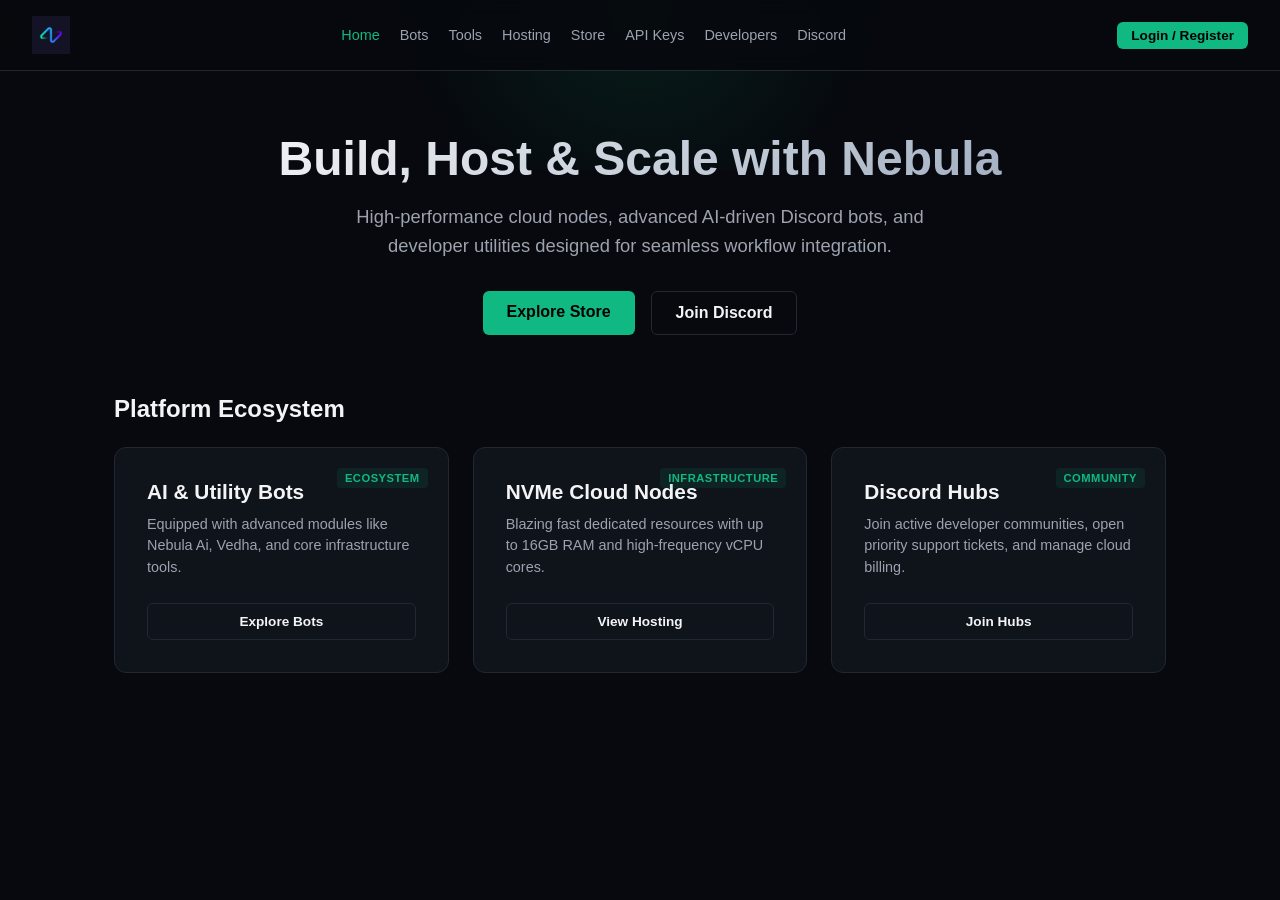
<file: index.html>
<!DOCTYPE html>
<html lang="en">
<head>
    <meta charset="UTF-8">
    <meta name="viewport" content="width=device-width, initial-scale=1.0">
    <title>Home — Nebula</title>
    <link rel="stylesheet" href="style.css">
</head>
<body>
    <div class="bg-glow"></div>
    <header class="navbar">
        <div class="nav-left">
            <a href="index.html" class="logo"><img src="nebula.png" alt="Nebula Logo"></a>
        </div>
        <nav class="nav-center">
            <a href="index.html" class="nav-tab active">Home</a>
            <a href="bots.html" class="nav-tab">Bots</a>
            <a href="tools.html" class="nav-tab">Tools</a>
            <a href="hosting.html" class="nav-tab">Hosting</a>
            <a href="store.html" class="nav-tab">Store</a>
            <a href="api-keys.html" class="nav-tab">API Keys</a>
            <a href="dev.html" class="nav-tab">Developers</a>
            <a href="discord.html" class="nav-tab">Discord</a>
        </nav>
        <div class="nav-right" id="nav-auth-buttons"></div>
    </header>

    <main style="max-width: 1100px; margin: 60px auto; padding: 0 24px;">
        <!-- Hero Section -->
        <div style="text-align: center; margin-bottom: 60px;">
            <h1 style="font-size: 3rem; font-weight: 800; margin-bottom: 16px; background: linear-gradient(135deg, #fff, #94a3b8); -webkit-background-clip: text; -webkit-text-fill-color: transparent;">Build, Host & Scale with Nebula</h1>
            <p style="color: var(--text-muted); font-size: 1.15rem; max-width: 650px; margin: 0 auto 30px; line-height: 1.6;">High-performance cloud nodes, advanced AI-driven Discord bots, and developer utilities designed for seamless workflow integration.</p>
            <div style="display: flex; justify-content: center; gap: 16px;">
                <a href="store.html" class="btn-green" style="padding: 12px 24px; text-decoration:none; font-weight: 600;">Explore Store</a>
                <a href="discord.html" class="btn-outline" style="padding: 12px 24px; text-decoration:none; font-weight: 600;">Join Discord</a>
            </div>
        </div>

        <!-- Ecosystem Grid (Loaded from data.json) -->
        <h2 style="font-size: 1.5rem; margin-bottom: 24px; font-weight: 700;">Platform Ecosystem</h2>
        <div id="home-ecosystem-grid" style="display: grid; grid-template-columns: repeat(auto-fit, minmax(300px, 1fr)); gap: 24px; margin-bottom: 60px;"></div>
    </main>

    <script>
        async function loadHomeData() {
            try {
                const response = await fetch('data.json');
                const data = await response.json();
                const grid = document.getElementById('home-ecosystem-grid');
                grid.innerHTML = '';

                // If data.json has ecosystem/bots sections
                const items = data.ecosystem || [
                    { title: "AI & Utility Bots", badge: "ECOSYSTEM", description: "Equipped with advanced modules like Nebula Ai, Code Studio, and Vedha audio systems.", link: "bots.html", linkText: "Explore Bots" },
                    { title: "NVMe Cloud Nodes", badge: "INFRASTRUCTURE", description: "Blazing fast dedicated resources with up to 16GB RAM and high-frequency vCPU cores.", link: "hosting.html", linkText: "View Hosting" },
                    { title: "Discord Hubs", badge: "COMMUNITY", description: "Join active developer communities, open priority support tickets, and manage cloud billing.", link: "discord.html", linkText: "Join Hubs" }
                ];

                items.forEach(item => {
                    grid.innerHTML += `
                        <div class="card" style="padding: 32px; display: flex; flex-direction: column; justify-content: space-between;">
                            <div>
                                <span class="card-badge">${item.badge}</span>
                                <h3 style="font-size: 1.3rem; margin-bottom: 10px;">${item.title}</h3>
                                <p style="color: var(--text-muted); font-size: 0.9rem; margin-bottom: 24px; line-height: 1.5;">${item.description}</p>
                            </div>
                            <a href="${item.link}" class="btn-outline" style="text-align: center; text-decoration: none; padding: 10px; font-size: 0.85rem; font-weight: 600;">${item.linkText || 'Open'}</a>
                        </div>
                    `;
                });
            } catch (err) {
                console.error("Could not load data.json", err);
            }

            const session = JSON.parse(localStorage.getItem('nebula_session'));
            document.getElementById('nav-auth-buttons').innerHTML = session ? 
                `<button onclick="localStorage.removeItem('nebula_session'); window.location.reload();" class="btn-outline" style="font-size:0.85rem; padding:6px 14px;">Logout</button>` :
                `<a href="index.html" class="btn-green" style="font-size:0.85rem; padding:6px 14px; text-decoration:none;">Login / Register</a>`;
        }

        loadHomeData();
    </script>
</body>
</html>
</file>
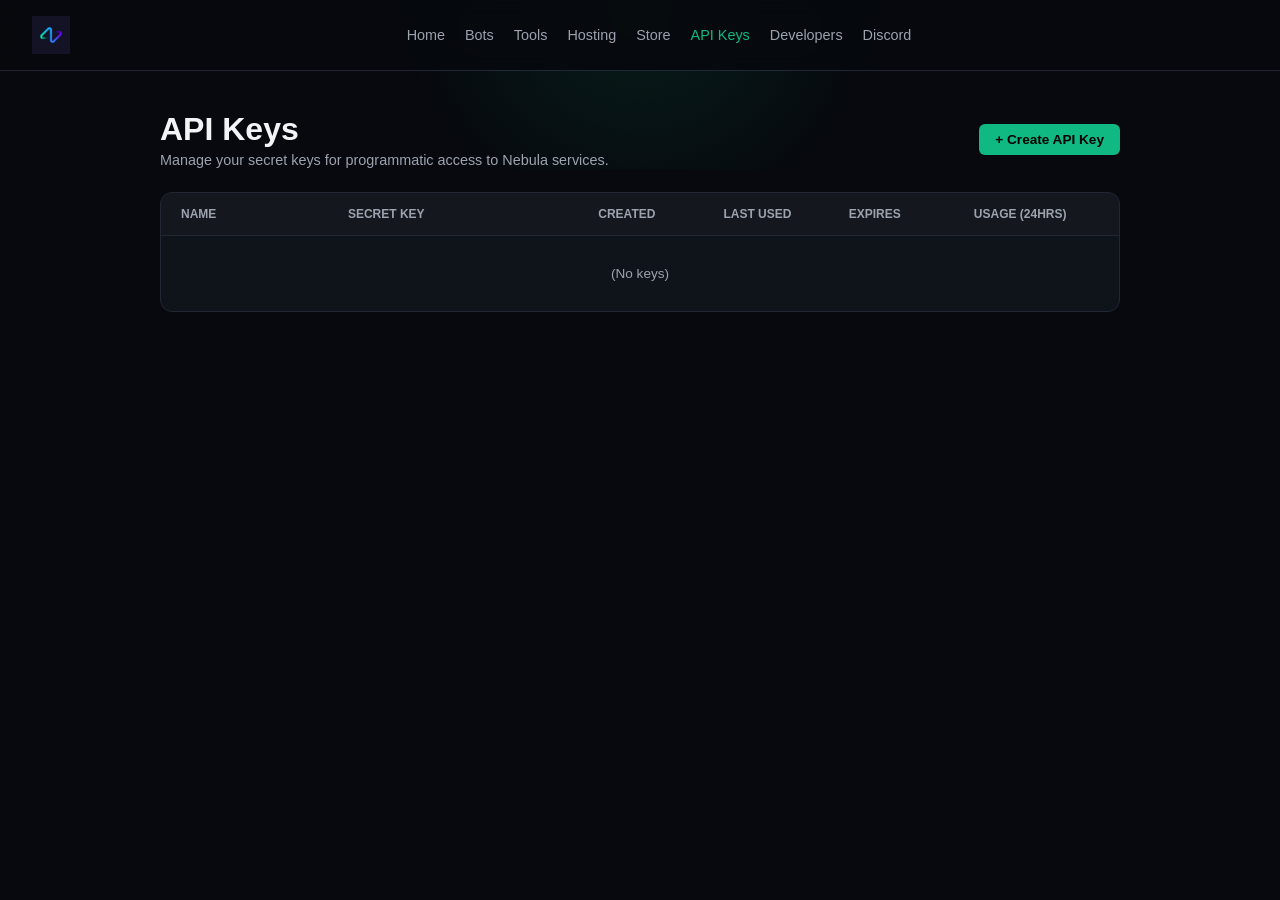
<file: api-keys.html>
<!DOCTYPE html>
<html lang="en">
<head>
    <meta charset="UTF-8">
    <meta name="viewport" content="width=device-width, initial-scale=1.0">
    <title>API Keys — Nebula</title>
    <link rel="stylesheet" href="style.css">
</head>
<body>
    <div class="bg-glow"></div>
    <header class="navbar">
        <div class="nav-left">
            <a href="index.html" class="logo"><img src="nebula.png" alt="Nebula Logo"></a>
        </div>
        <nav class="nav-center">
            <a href="index.html" class="nav-tab">Home</a>
            <a href="bots.html" class="nav-tab">Bots</a>
            <a href="tools.html" class="nav-tab">Tools</a>
            <a href="hosting.html" class="nav-tab">Hosting</a>
            <a href="store.html" class="nav-tab">Store</a>
            <a href="api-keys.html" class="nav-tab active">API Keys</a>
            <a href="dev.html" class="nav-tab">Developers</a>
            <a href="discord.html" class="nav-tab">Discord</a>
        </nav>
        <div class="nav-right" id="nav-auth-buttons"></div>
    </header>

    <main style="max-width: 1000px; margin: 40px auto; padding: 0 20px;">
        <div style="display: flex; justify-content: space-between; align-items: center; margin-bottom: 24px;">
            <div>
                <h1 style="font-size: 2rem; margin-bottom: 4px;">API Keys</h1>
                <p style="color: var(--text-muted); font-size: 0.9rem;">Manage your secret keys for programmatic access to Nebula services.</p>
            </div>
            <button onclick="openCreateModal()" class="btn-green" style="font-size: 0.85rem;">+ Create API Key</button>
        </div>

        <div class="card" style="padding: 0; overflow: hidden;">
            <div style="display: grid; grid-template-columns: 2fr 3fr 1.5fr 1.5fr 1.5fr 1.5fr; padding: 14px 20px; background: rgba(255,255,255,0.02); border-bottom: 1px solid var(--border-color); font-size: 0.75rem; color: var(--text-muted); font-weight: 700; text-transform: uppercase;">
                <span>Name</span>
                <span>Secret Key</span>
                <span>Created</span>
                <span>Last Used</span>
                <span>Expires</span>
                <span>Usage (24hrs)</span>
            </div>
            <div id="keys-list"></div>
        </div>
    </main>

    <!-- Create Modal -->
    <div id="create-modal" style="display: none; position: fixed; inset: 0; background: rgba(0,0,0,0.7); backdrop-filter: blur(5px); z-index: 1000; align-items: center; justify-content: center;">
        <div class="card" style="width: 480px; max-width: 90%; background: #0f131a; border: 1px solid var(--border-color); position: relative;">
            <button onclick="closeCreateModal()" style="position: absolute; top: 16px; right: 16px; background: none; border: none; color: var(--text-muted); cursor: pointer; font-size: 1.2rem;">✕</button>
            <h3 style="font-size: 1.25rem; margin-bottom: 16px;">Create API Key</h3>
            
            <label style="display: block; font-size: 0.85rem; margin-bottom: 6px; font-weight: 600;">Display Name</label>
            <input type="text" id="key-name-input" placeholder="e.g. Production API Key" style="width: 100%; background: #07090e; border: 1px solid var(--border-color); border-radius: 6px; padding: 10px; color: white; font-size: 0.9rem; margin-bottom: 6px;">
            <p style="color: var(--text-muted); font-size: 0.75rem; margin-bottom: 16px;">A display name for the key. Maximum 50 characters.</p>

            <label style="display: block; font-size: 0.85rem; margin-bottom: 6px; font-weight: 600;">Expiration</label>
            <select id="key-expiration" style="width: 100%; background: #07090e; border: 1px solid var(--border-color); border-radius: 6px; padding: 10px; color: white; font-size: 0.9rem; margin-bottom: 6px;">
                <option value="Never">No expiration</option>
                <option value="30 Days">30 Days</option>
                <option value="90 Days">90 Days</option>
            </select>
            <p style="color: var(--text-muted); font-size: 0.75rem; margin-bottom: 24px;">This key will not expire.</p>

            <div style="display: flex; justify-content: flex-end; gap: 10px;">
                <button onclick="closeCreateModal()" class="btn-outline" style="font-size: 0.85rem; padding: 8px 16px;">Cancel</button>
                <button onclick="generateKey()" class="btn-green" style="font-size: 0.85rem; padding: 8px 16px;">Create Key</button>
            </div>
        </div>
    </div>

    <!-- Success Modal -->
    <div id="success-modal" style="display: none; position: fixed; inset: 0; background: rgba(0,0,0,0.7); backdrop-filter: blur(5px); z-index: 1001; align-items: center; justify-content: center;">
        <div class="card" style="width: 520px; max-width: 90%; background: #0f131a; border: 1px solid var(--border-color); position: relative;">
            <button onclick="closeSuccessModal()" style="position: absolute; top: 16px; right: 16px; background: none; border: none; color: var(--text-muted); cursor: pointer; font-size: 1.2rem;">✕</button>
            <h3 style="font-size: 1.25rem; margin-bottom: 12px;">Create API Key</h3>
            <p style="color: var(--text-muted); font-size: 0.85rem; margin-bottom: 16px;">Your new API key has been created. <strong style="color: var(--text-main);">Copy it now, as we will not display it again.</strong></p>

            <div style="display: flex; gap: 8px; margin-bottom: 20px;">
                <input type="text" id="revealed-key-box" readonly style="flex: 1; background: #07090e; border: 1px solid var(--border-color); border-radius: 6px; padding: 10px; color: var(--accent-green); font-family: monospace; font-size: 0.85rem;">
                <button onclick="copyKeyValue()" class="btn-outline" style="font-size: 0.85rem; padding: 8px 16px;">Copy</button>
            </div>

            <div style="display: flex; justify-content: flex-end;">
                <button onclick="closeSuccessModal()" class="btn-green" style="font-size: 0.85rem; padding: 8px 16px;">Done</button>
            </div>
        </div>
    </div>

    <script>
        let apiKeys = JSON.parse(localStorage.getItem('nebula_api_keys')) || [];

        function renderKeys() {
            const list = document.getElementById('keys-list');
            if (apiKeys.length === 0) {
                list.innerHTML = `<div style="padding: 30px; text-align: center; color: var(--text-muted); font-size: 0.85rem;">(No keys)</div>`;
                return;
            }

            list.innerHTML = '';
            apiKeys.forEach((k, index) => {
                list.innerHTML += `
                    <div style="display: grid; grid-template-columns: 2fr 3fr 1.5fr 1.5fr 1.5fr 1.5fr; padding: 14px 20px; border-bottom: 1px solid var(--border-color); font-size: 0.85rem; align-items: center;">
                        <span style="font-weight: 600;">${k.name}</span>
                        <span style="font-family: monospace; color: var(--text-muted);">${k.masked}</span>
                        <span style="color: var(--text-muted);">${k.created}</span>
                        <span style="color: var(--text-muted);">${k.lastUsed}</span>
                        <span style="color: var(--text-muted);">${k.expires}</span>
                        <div style="display: flex; justify-content: space-between; align-items: center;">
                            <span style="color: var(--text-muted);">${k.usage}</span>
                            <button onclick="deleteKey(${index})" title="Delete" style="background:none; border:none; color: #ef4444; cursor:pointer; font-size:0.9rem;">🗑️</button>
                        </div>
                    </div>
                `;
            });
        }

        function openCreateModal() { document.getElementById('create-modal').style.display = 'flex'; }
        function closeCreateModal() { document.getElementById('create-modal').style.display = 'none'; }
        
        function generateKey() {
            const name = document.getElementById('key-name-input').value.trim() || 'Production API Key';
            const expires = document.getElementById('key-expiration').value;
            
            const randomHex = Math.random().toString(36).substring(2) + Math.random().toString(36).substring(2);
            const fullKey = 'gsk_' + randomHex.substring(0, 48);
            const maskedKey = fullKey.substring(0, 6) + '...' + fullKey.substring(fullKey.length - 4);
            
            const now = new Date();
            const dateStr = String(now.getDate()).padStart(2, '0') + '/' + String(now.getMonth() + 1).padStart(2, '0') + '/' + now.getFullYear();

            apiKeys.push({
                name: name,
                secret: fullKey,
                masked: maskedKey,
                created: dateStr,
                lastUsed: 'Never',
                expires: expires === 'Never' ? 'Never' : expires,
                usage: '0 API Calls'
            });

            localStorage.setItem('nebula_api_keys', JSON.stringify(apiKeys));
            closeCreateModal();
            document.getElementById('key-name-input').value = '';

            document.getElementById('revealed-key-box').value = fullKey;
            document.getElementById('success-modal').style.display = 'flex';
            renderKeys();
        }

        function copyKeyValue() {
            const copyText = document.getElementById('revealed-key-box');
            copyText.select();
            navigator.clipboard.writeText(copyText.value);
            alert('API Key copied to clipboard!');
        }

        function closeSuccessModal() { document.getElementById('success-modal').style.display = 'none'; }

        function deleteKey(index) {
            if (confirm('Delete this API key?')) {
                apiKeys.splice(index, 1);
                localStorage.setItem('nebula_api_keys', JSON.stringify(apiKeys));
                renderKeys();
            }
        }

        renderKeys();
    </script>
</body>
</html>
</file>
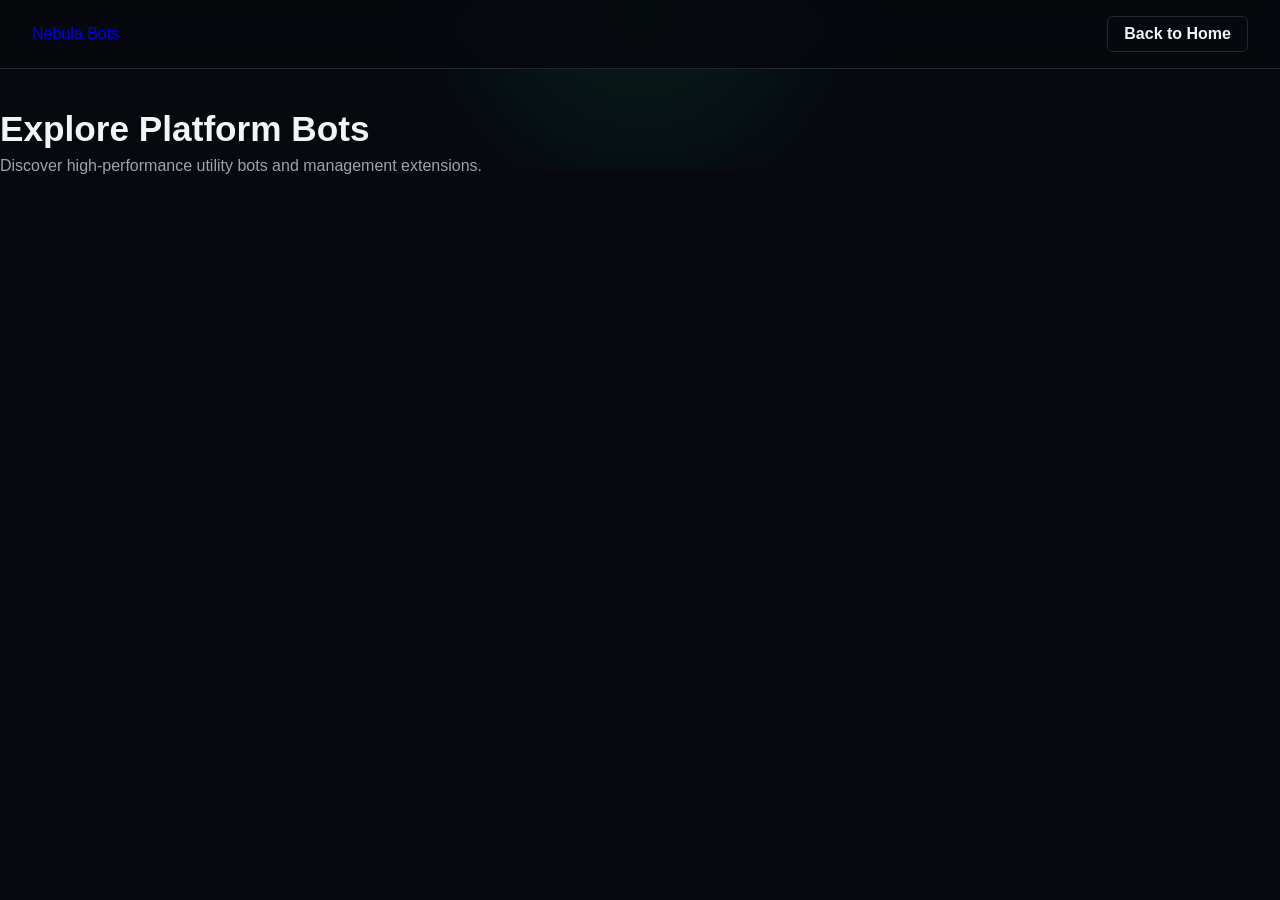
<file: bot.html>
<!DOCTYPE html>
<html lang="en">
<head>
    <meta charset="UTF-8">
    <meta name="viewport" content="width=device-width, initial-scale=1.0">
    <title>Bots Catalog — Nebula</title>
    <link rel="stylesheet" href="style.css">
</head>
<body>
    <div class="bg-glow"></div>

    <header class="navbar">
        <div class="nav-left">
            <a href="index.html" class="logo" style="text-decoration:none;">Nebula Bots</a>
        </div>
        <div class="nav-right">
            <a href="index.html" class="btn-outline">Back to Home</a>
        </div>
    </header>

    <main class="catalog-section" style="margin-top: 40px;">
        <h1 style="font-size: 2.2rem; margin-bottom: 8px;">Explore Platform Bots</h1>
        <p style="color: var(--text-muted); margin-bottom: 32px;">Discover high-performance utility bots and management extensions.</p>
        <div class="catalog-container" id="cards-container"></div>
    </main>

    <script>
        document.addEventListener("DOMContentLoaded", async () => {
            try {
                const response = await fetch('data.json');
                const data = await response.json();
                const container = document.getElementById('cards-container');
                
                data.items.forEach(item => {
                    const card = document.createElement('a');
                    card.href = `bot.html?id=${item.id}`;
                    card.className = 'card';
                    card.style.textDecoration = 'none';
                    card.style.display = 'block';
                    card.innerHTML = `
                        <span class="card-badge">${item.badge}</span>
                        <h3 style="color: var(--text-main);">${item.title}</h3>
                        <p>${item.description}</p>
                    `;
                    container.appendChild(card);
                });
            } catch (err) {
                console.error(err);
            }
        });
    </script>
</body>
</html>
</file>
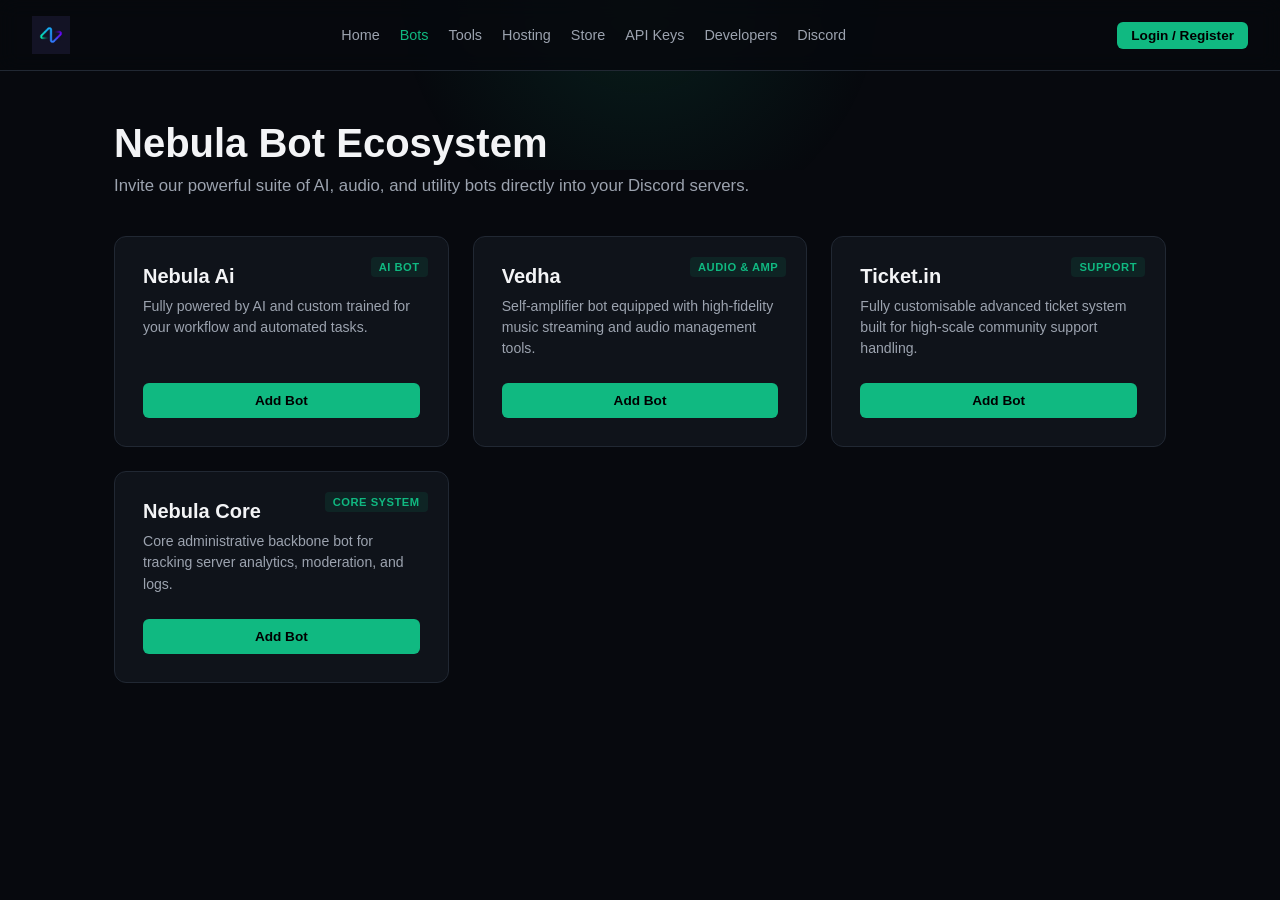
<file: bots.html>
<!DOCTYPE html>
<html lang="en">
<head>
    <meta charset="UTF-8">
    <meta name="viewport" content="width=device-width, initial-scale=1.0">
    <title>Bots — Nebula</title>
    <link rel="stylesheet" href="style.css">
</head>
<body>
    <div class="bg-glow"></div>
    <header class="navbar">
        <div class="nav-left">
            <a href="index.html" class="logo"><img src="nebula.png" alt="Nebula Logo"></a>
        </div>
        <nav class="nav-center">
            <a href="index.html" class="nav-tab">Home</a>
            <a href="bots.html" class="nav-tab active">Bots</a>
            <a href="tools.html" class="nav-tab">Tools</a>
            <a href="hosting.html" class="nav-tab">Hosting</a>
            <a href="store.html" class="nav-tab">Store</a>
            <a href="api-keys.html" class="nav-tab">API Keys</a>
            <a href="dev.html" class="nav-tab">Developers</a>
            <a href="discord.html" class="nav-tab">Discord</a>
        </nav>
        <div class="nav-right" id="nav-auth-buttons"></div>
    </header>

    <main style="max-width: 1100px; margin: 50px auto; padding: 0 24px;">
        <h1 style="font-size: 2.5rem; margin-bottom: 10px; font-weight: 800;">Nebula Bot Ecosystem</h1>
        <p style="color: var(--text-muted); font-size: 1.05rem; margin-bottom: 40px;">Invite our powerful suite of AI, audio, and utility bots directly into your Discord servers.</p>

        <div id="bots-grid" style="display: grid; grid-template-columns: repeat(auto-fit, minmax(280px, 1fr)); gap: 24px;"></div>
    </main>

    <script>
        const botsList = [
            { 
                title: "Nebula Ai", 
                badge: "AI BOT", 
                description: "Fully powered by AI and custom trained for your workflow and automated tasks.", 
                inviteUrl: "https://discord.com/oauth2/authorize?client_id=1538126597595332618&permissions=8&integration_type=0&scope=bot+applications.commands" 
            },
            { 
                title: "Vedha", 
                badge: "AUDIO & AMP", 
                description: "Self-amplifier bot equipped with high-fidelity music streaming and audio management tools.", 
                inviteUrl: "https://discord.com/oauth2/authorize?client_id=1545701800076775483&permissions=8&integration_type=0&scope=bot+applications.commands" 
            },
            { 
                title: "Ticket.in", 
                badge: "SUPPORT", 
                description: "Fully customisable advanced ticket system built for high-scale community support handling.", 
                inviteUrl: "https://discord.com/oauth2/authorize?client_id=1530854097983639593&permissions=8&integration_type=0&scope=bot+applications.commands" 
            },
            { 
                title: "Nebula Core", 
                badge: "CORE SYSTEM", 
                description: "Core administrative backbone bot for tracking server analytics, moderation, and logs.", 
                inviteUrl: "https://discord.com/oauth2/authorize?client_id=1537822719020761097&permissions=8&integration_type=0&scope=bot+applications.commands" 
            }
        ];

        function loadBotsPage() {
            const grid = document.getElementById('bots-grid');
            if (!grid) return;
            
            grid.innerHTML = '';

            botsList.forEach(bot => {
                grid.innerHTML += `
                    <div class="card" style="padding: 28px; display: flex; flex-direction: column; justify-content: space-between;">
                        <div>
                            <span class="card-badge">${bot.badge}</span>
                            <h3 style="font-size: 1.25rem; margin-bottom: 8px;">${bot.title}</h3>
                            <p style="color: var(--text-muted); font-size: 0.88rem; margin-bottom: 24px; line-height: 1.5;">${bot.description}</p>
                        </div>
                        <a href="${bot.inviteUrl}" target="_blank" rel="noopener noreferrer" class="btn-green" style="text-align: center; text-decoration: none; padding: 10px; font-size: 0.85rem; font-weight: 600;">Add Bot</a>
                    </div>
                `;
            });

            const session = JSON.parse(localStorage.getItem('nebula_session'));
            const authContainer = document.getElementById('nav-auth-buttons');
            if (authContainer) {
                authContainer.innerHTML = session ? 
                    `<button onclick="localStorage.removeItem('nebula_session'); window.location.reload();" class="btn-outline" style="font-size:0.85rem; padding:6px 14px;">Logout</button>` :
                    `<a href="index.html" class="btn-green" style="font-size:0.85rem; padding:6px 14px; text-decoration:none;">Login / Register</a>`;
            }
        }

        loadBotsPage();
    </script>
</body>
</html>
</file>
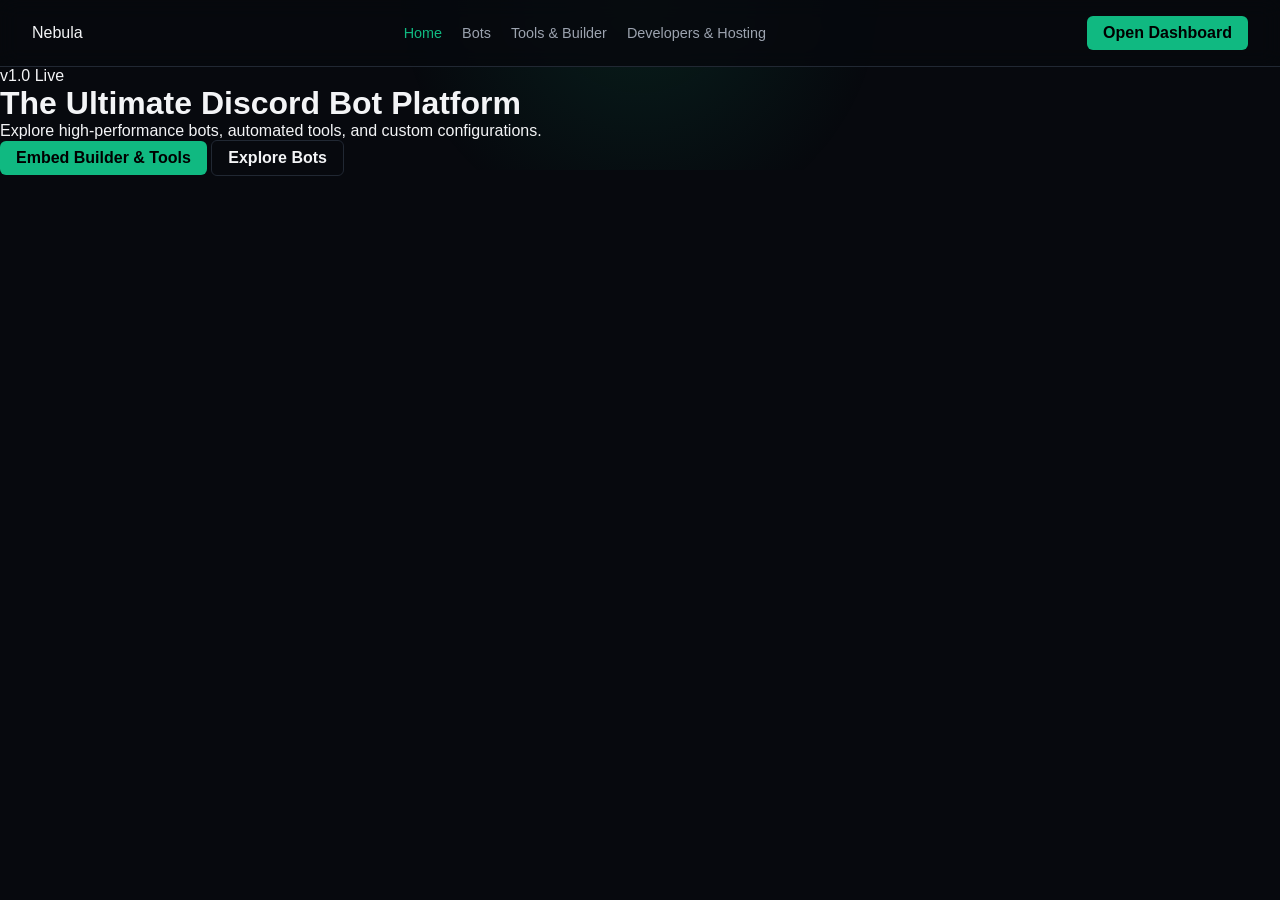
<file: dashboard.html>
<!DOCTYPE html>
<html lang="en">
<head>
    <meta charset="UTF-8">
    <meta name="viewport" content="width=device-width, initial-scale=1.0">
    <title>Nebula — Discord Bot Platform</title>
    <link rel="stylesheet" href="style.css">
</head>
<body>
    <div class="bg-glow"></div>

    <header class="navbar">
        <div class="nav-left">
            <span class="logo">Nebula</span>
        </div>
        <nav class="nav-center">
            <a href="index.html" class="nav-tab active">Home</a>
            <a href="bots.html" class="nav-tab">Bots</a>
            <a href="dashboard.html" class="nav-tab">Tools & Builder</a>
            <a href="dev.html" class="nav-tab">Developers & Hosting</a>
        </nav>
        <div class="nav-right">
            <a href="dashboard.html" class="btn-green">Open Dashboard</a>
        </div>
    </header>

    <main class="hero-section">
        <div class="hero-content">
            <span class="badge">v1.0 Live</span>
            <h1>The Ultimate Discord Bot Platform</h1>
            <p>Explore high-performance bots, automated tools, and custom configurations.</p>
            <div class="hero-buttons">
                <a href="dashboard.html" class="btn-green">Embed Builder & Tools</a>
                <a href="bots.html" class="btn-outline">Explore Bots</a>
            </div>
        </div>
    </main>
</body>
</html>
</file>
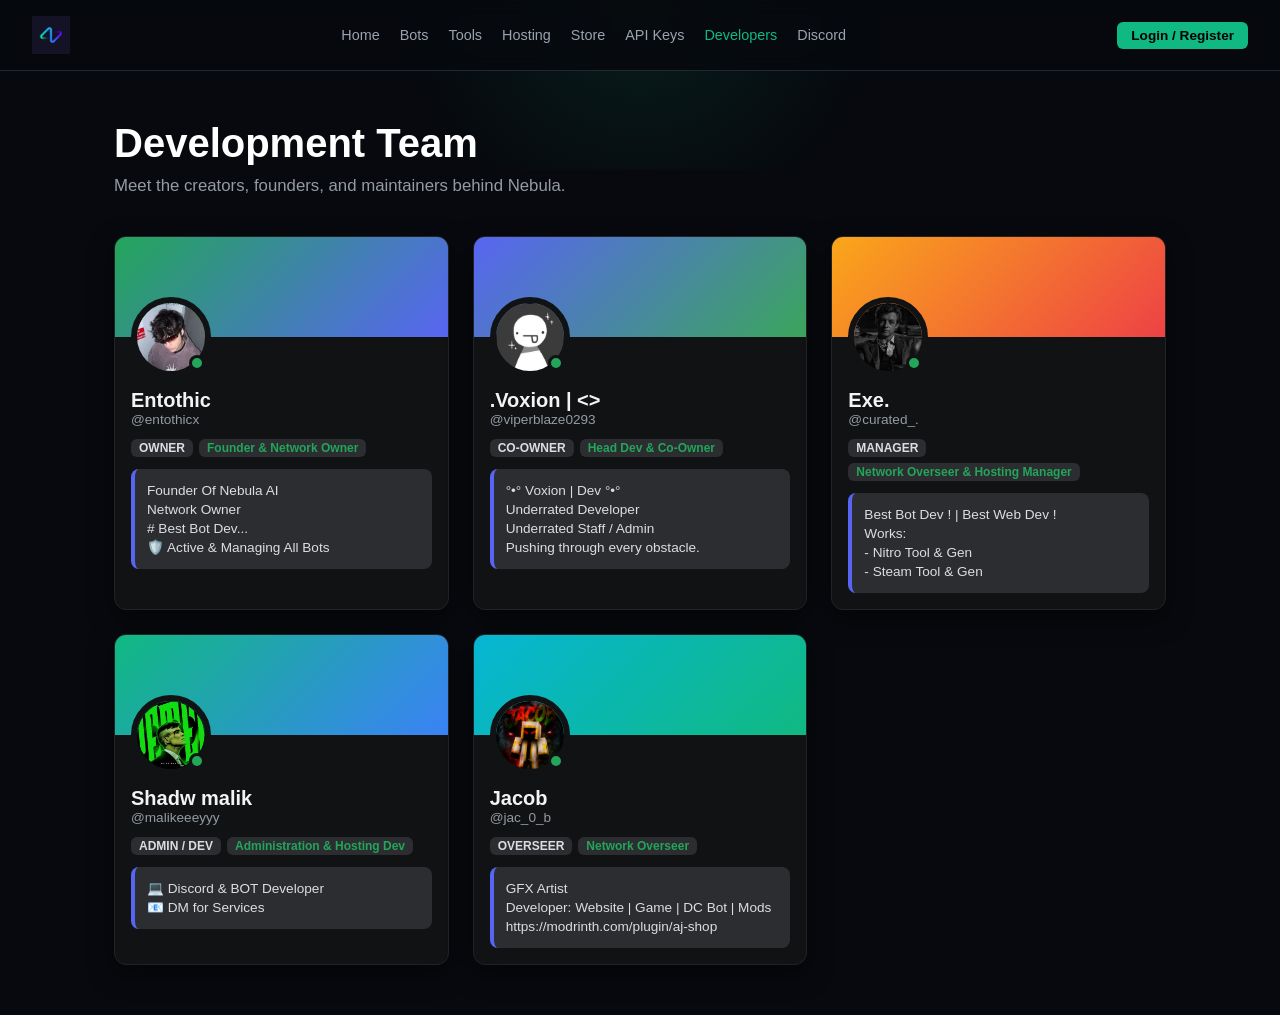
<file: dev.html>
<!DOCTYPE html>
<html lang="en">
<head>
    <meta charset="UTF-8">
    <meta name="viewport" content="width=device-width, initial-scale=1.0">
    <title>Developers — Nebula</title>
    <link rel="stylesheet" href="style.css">
    <style>
        .discord-card {
            background-color: #111214;
            border-radius: 12px;
            overflow: hidden;
            box-shadow: 0 8px 24px rgba(0, 0, 0, 0.5);
            border: 1px solid #222327;
            display: flex;
            flex-direction: column;
        }
        .discord-banner {
            height: 100px;
            width: 100%;
        }
        .discord-profile-body {
            padding: 0 16px 16px 16px;
            position: relative;
            margin-top: -40px;
        }
        .discord-avatar-container {
            position: relative;
            width: 80px;
            height: 80px;
            margin-bottom: 12px;
        }
        .discord-avatar {
            width: 80px;
            height: 80px;
            border-radius: 50%;
            border: 6px solid #111214;
            object-fit: cover;
            background-color: #2b2d31;
        }
        .discord-status-dot {
            position: absolute;
            bottom: 6px;
            right: 6px;
            width: 16px;
            height: 16px;
            background-color: #23a55a;
            border: 3px solid #111214;
            border-radius: 50%;
        }
        .discord-username {
            font-size: 1.25rem;
            font-weight: 700;
            color: #f2f3f5;
        }
        .discord-handle {
            font-size: 0.85rem;
            color: #949ba4;
            margin-bottom: 12px;
        }
        .discord-badges {
            display: flex;
            gap: 6px;
            margin-bottom: 12px;
            flex-wrap: wrap;
        }
        .discord-badge {
            background: #2b2d31;
            padding: 2px 8px;
            border-radius: 6px;
            font-size: 0.75rem;
            color: #dbdee1;
            font-weight: 600;
        }
        .discord-bio {
            background: #2b2d31;
            border-radius: 8px;
            padding: 12px;
            font-size: 0.85rem;
            color: #dbdee1;
            line-height: 1.4;
            white-space: pre-line;
            border-left: 4px solid #5865F2;
        }
    </style>
</head>
<body>
    <div class="bg-glow"></div>
    <header class="navbar">
        <div class="nav-left">
            <a href="index.html" class="logo"><img src="nebula.png" alt="Nebula Logo"></a>
        </div>
        <nav class="nav-center">
            <a href="index.html" class="nav-tab">Home</a>
            <a href="bots.html" class="nav-tab">Bots</a>
            <a href="tools.html" class="nav-tab">Tools</a>
            <a href="hosting.html" class="nav-tab">Hosting</a>
            <a href="store.html" class="nav-tab">Store</a>
            <a href="api-keys.html" class="nav-tab">API Keys</a>
            <a href="dev.html" class="nav-tab active">Developers</a>
            <a href="discord.html" class="nav-tab">Discord</a>
        </nav>
        <div class="nav-right" id="nav-auth-buttons"></div>
    </header>

    <main style="max-width: 1100px; margin: 50px auto; padding: 0 24px;">
        <h1 style="font-size: 2.5rem; margin-bottom: 10px; font-weight: 800; color: #fff;">Development Team</h1>
        <p style="color: #949ba4; font-size: 1.05rem; margin-bottom: 40px;">Meet the creators, founders, and maintainers behind Nebula.</p>

        <div id="developers-grid" style="display: grid; grid-template-columns: repeat(auto-fit, minmax(300px, 1fr)); gap: 24px;"></div>
    </main>

    <script>
        const developers = [
            {
                name: "Entothic",
                handle: "entothicx",
                role: "Founder & Network Owner",
                bio: "Founder Of Nebula AI\nNetwork Owner\n# Best Bot Dev...\n🛡️ Active & Managing All Bots",
                avatar: "entothic.png",
                bannerColor: "linear-gradient(135deg, #23a55a, #5865F2)",
                badge: "OWNER"
            },
            {
                name: ".Voxion | <>",
                handle: "viperblaze0293",
                role: "Head Dev & Co-Owner",
                bio: "°•° Voxion | Dev °•°\nUnderrated Developer\nUnderrated Staff / Admin\nPushing through every obstacle.",
                avatar: "voxion.png",
                bannerColor: "linear-gradient(135deg, #5865F2, #3ba55c)",
                badge: "CO-OWNER"
            },
            {
                name: "Exe.",
                handle: "curated_.",
                role: "Network Overseer & Hosting Manager",
                bio: "Best Bot Dev ! | Best Web Dev !\nWorks:\n- Nitro Tool & Gen\n- Steam Tool & Gen",
                avatar: "exe.png",
                bannerColor: "linear-gradient(135deg, #faa61a, #ed4245)",
                badge: "MANAGER"
            },
            {
                name: "Shadw malik",
                handle: "malikeeeyyy",
                role: "Administration & Hosting Dev",
                bio: "💻 Discord & BOT Developer\n📧 DM for Services",
                avatar: "malik.png",
                bannerColor: "linear-gradient(135deg, #10b981, #3b82f6)",
                badge: "ADMIN / DEV"
            },
            {
                name: "Jacob",
                handle: "jac_0_b",
                role: "Network Overseer",
                bio: "GFX Artist\nDeveloper: Website | Game | DC Bot | Mods\nhttps://modrinth.com/plugin/aj-shop",
                avatar: "jacob.png",
                bannerColor: "linear-gradient(135deg, #06b6d4, #10b981)",
                badge: "OVERSEER"
            }
        ];

        document.addEventListener('DOMContentLoaded', () => {
            const grid = document.getElementById('developers-grid');
            if (!grid) return;

            let htmlContent = '';
            developers.forEach(dev => {
                htmlContent += `
                    <div class="discord-card">
                        <div class="discord-banner" style="background: ${dev.bannerColor};"></div>
                        <div class="discord-profile-body">
                            <div class="discord-avatar-container">
                                <img src="${dev.avatar}" alt="${dev.name}" class="discord-avatar" onerror="this.src='nebula.png'">
                                <div class="discord-status-dot"></div>
                            </div>
                            <div class="discord-username">${dev.name}</div>
                            <div class="discord-handle">@${dev.handle}</div>
                            <div class="discord-badges">
                                <span class="discord-badge">${dev.badge}</span>
                                <span class="discord-badge" style="color: #23a55a;">${dev.role}</span>
                            </div>
                            <div class="discord-bio">${dev.bio}</div>
                        </div>
                    </div>
                `;
            });
            grid.innerHTML = htmlContent;

            const session = JSON.parse(localStorage.getItem('nebula_session'));
            const authContainer = document.getElementById('nav-auth-buttons');
            if (authContainer) {
                authContainer.innerHTML = session ? 
                    `<button onclick="localStorage.removeItem('nebula_session'); window.location.reload();" class="btn-outline" style="font-size:0.85rem; padding:6px 14px;">Logout</button>` :
                    `<a href="index.html" class="btn-green" style="font-size:0.85rem; padding:6px 14px; text-decoration:none;">Login / Register</a>`;
            }
        });
    </script>
</body>
</html>
</file>
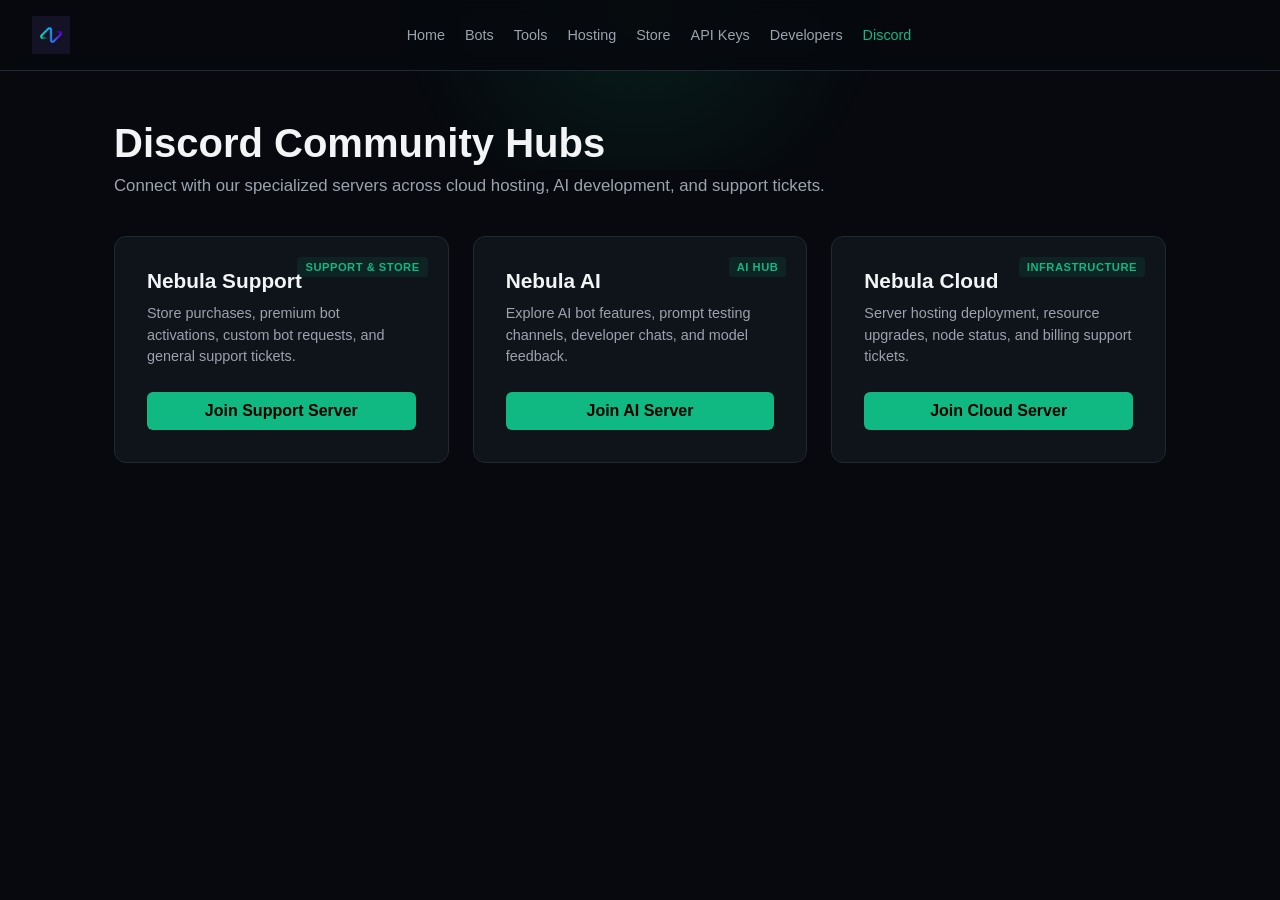
<file: discord.html>
<!DOCTYPE html>
<html lang="en">
<head>
    <meta charset="UTF-8">
    <meta name="viewport" content="width=device-width, initial-scale=1.0">
    <title>Discord Hub — Nebula</title>
    <link rel="stylesheet" href="style.css">
</head>
<body>
    <div class="bg-glow"></div>
    <header class="navbar">
        <div class="nav-left">
            <a href="index.html" class="logo"><img src="nebula.png" alt="Nebula Logo"></a>
        </div>
        <nav class="nav-center">
            <a href="index.html" class="nav-tab">Home</a>
            <a href="bots.html" class="nav-tab">Bots</a>
            <a href="tools.html" class="nav-tab">Tools</a>
            <a href="hosting.html" class="nav-tab">Hosting</a>
            <a href="store.html" class="nav-tab">Store</a>
            <a href="api-keys.html" class="nav-tab">API Keys</a>
            <a href="dev.html" class="nav-tab">Developers</a>
            <a href="discord.html" class="nav-tab active">Discord</a>
        </nav>
        <div class="nav-right" id="nav-auth-buttons"></div>
    </header>

    <main style="max-width: 1100px; margin: 50px auto; padding: 0 24px;">
        <h1 style="font-size: 2.5rem; margin-bottom: 10px; font-weight: 800;">Discord Community Hubs</h1>
        <p style="color: var(--text-muted); font-size: 1.05rem; margin-bottom: 40px;">Connect with our specialized servers across cloud hosting, AI development, and support tickets.</p>

        <div style="display: grid; grid-template-columns: repeat(auto-fit, minmax(300px, 1fr)); gap: 24px;">
            <div class="card" style="padding: 32px;">
                <span class="card-badge">SUPPORT & STORE</span>
                <h3 style="font-size: 1.3rem; margin-bottom: 10px;">Nebula Support</h3>
                <p style="color: var(--text-muted); font-size: 0.9rem; margin-bottom: 24px; line-height: 1.5;">Store purchases, premium bot activations, custom bot requests, and general support tickets.</p>
                <a href="https://discord.gg/my9aENSaNy" target="_blank" class="btn-green" style="display: block; text-align: center; text-decoration:none; padding: 10px;">Join Support Server</a>
            </div>

            <div class="card" style="padding: 32px;">
                <span class="card-badge">AI HUB</span>
                <h3 style="font-size: 1.3rem; margin-bottom: 10px;">Nebula AI</h3>
                <p style="color: var(--text-muted); font-size: 0.9rem; margin-bottom: 24px; line-height: 1.5;">Explore AI bot features, prompt testing channels, developer chats, and model feedback.</p>
                <a href="https://discord.gg/u9R5cAsPyP" target="_blank" class="btn-green" style="display: block; text-align: center; text-decoration:none; padding: 10px;">Join AI Server</a>
            </div>

            <div class="card" style="padding: 32px;">
                <span class="card-badge">INFRASTRUCTURE</span>
                <h3 style="font-size: 1.3rem; margin-bottom: 10px;">Nebula Cloud</h3>
                <p style="color: var(--text-muted); font-size: 0.9rem; margin-bottom: 24px; line-height: 1.5;">Server hosting deployment, resource upgrades, node status, and billing support tickets.</p>
                <a href="https://discord.gg/UKFHCvh8rn" target="_blank" class="btn-green" style="display: block; text-align: center; text-decoration:none; padding: 10px;">Join Cloud Server</a>
            </div>
        </div>
    </main>
</body>
</html>
</file>
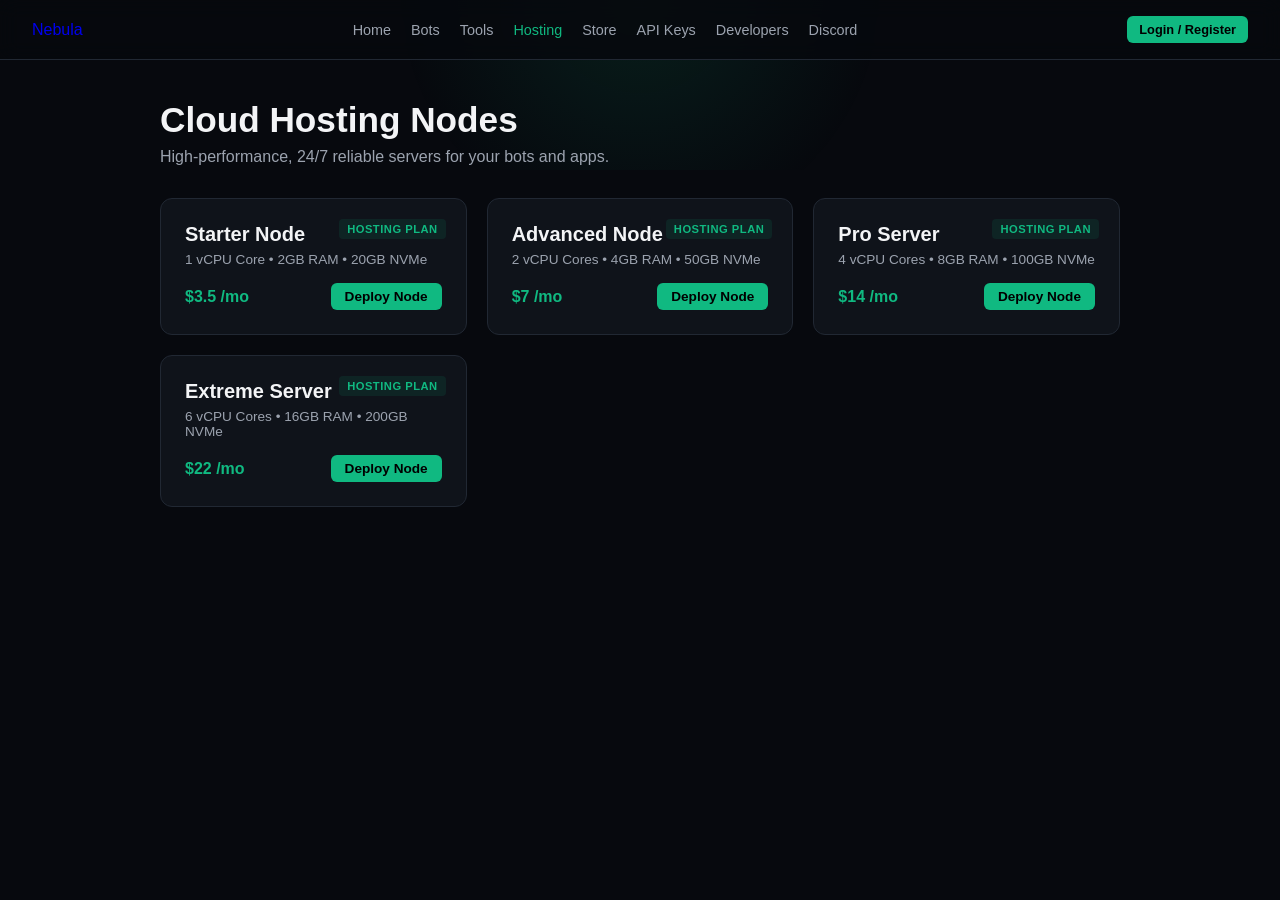
<file: hosting.html>
<!DOCTYPE html>
<html lang="en">
<head>
    <meta charset="UTF-8">
    <meta name="viewport" content="width=device-width, initial-scale=1.0">
    <title>Hosting — Nebula</title>
    <link rel="stylesheet" href="style.css">
</head>
<body>
    <div class="bg-glow"></div>
    <header class="navbar">
        <div class="nav-left"><a href="index.html" class="logo">Nebula</a></div>
        <nav class="nav-center">
            <a href="index.html" class="nav-tab">Home</a>
            <a href="bots.html" class="nav-tab">Bots</a>
            <a href="tools.html" class="nav-tab">Tools</a>
            <a href="hosting.html" class="nav-tab active">Hosting</a>
            <a href="store.html" class="nav-tab">Store</a>
            <a href="api-keys.html" class="nav-tab">API Keys</a>
            <a href="dev.html" class="nav-tab">Developers</a>
            <a href="discord.html" class="nav-tab">Discord</a>
        </nav>
        <div class="nav-right" id="nav-auth-buttons"></div>
    </header>

    <main style="max-width: 1000px; margin: 40px auto; padding: 0 20px;">
        <h1 style="font-size: 2.2rem; margin-bottom: 8px;">Cloud Hosting Nodes</h1>
        <p style="color: var(--text-muted); margin-bottom: 32px;">High-performance, 24/7 reliable servers for your bots and apps.</p>
        
        <div id="hosting-grid" style="display: grid; grid-template-columns: repeat(auto-fit, minmax(280px, 1fr)); gap: 20px;"></div>
    </main>

    <script>
        async function initHosting() {
            let data = JSON.parse(localStorage.getItem('nebula_data'));
            if (!data) { const res = await fetch('data.json'); data = await res.json(); localStorage.setItem('nebula_data', JSON.stringify(data)); }

            const grid = document.getElementById('hosting-grid');
            grid.innerHTML = '';
            if(data.hosting) {
                data.hosting.forEach(node => {
                    grid.innerHTML += `
                        <div class="card">
                            <span class="card-badge">${node.badge}</span>
                            <h3 style="font-size: 1.25rem; margin-bottom: 6px;">${node.title}</h3>
                            <p style="color: var(--text-muted); font-size: 0.85rem; margin-bottom: 16px;">${node.specs}</p>
                            <div style="display: flex; justify-content: space-between; align-items: center;">
                                <span style="font-weight: 700; color: var(--accent-green);">$${node.price} /mo</span>
                                <a href="${node.purchaseUrl}" target="_blank" class="btn-green" style="font-size: 0.85rem; padding: 6px 14px; text-decoration:none;">Deploy Node</a>
                            </div>
                        </div>
                    `;
                });
            }
            const session = JSON.parse(localStorage.getItem('nebula_session'));
            document.getElementById('nav-auth-buttons').innerHTML = session ? 
                `<button onclick="localStorage.removeItem('nebula_session'); window.location.reload();" class="btn-outline" style="font-size:0.8rem; padding:6px 12px;">Logout</button>` :
                `<a href="index.html" class="btn-green" style="font-size:0.8rem; padding:6px 12px; text-decoration:none;">Login / Register</a>`;
        }
        initHosting();
    </script>
</body>
</html>
</file>
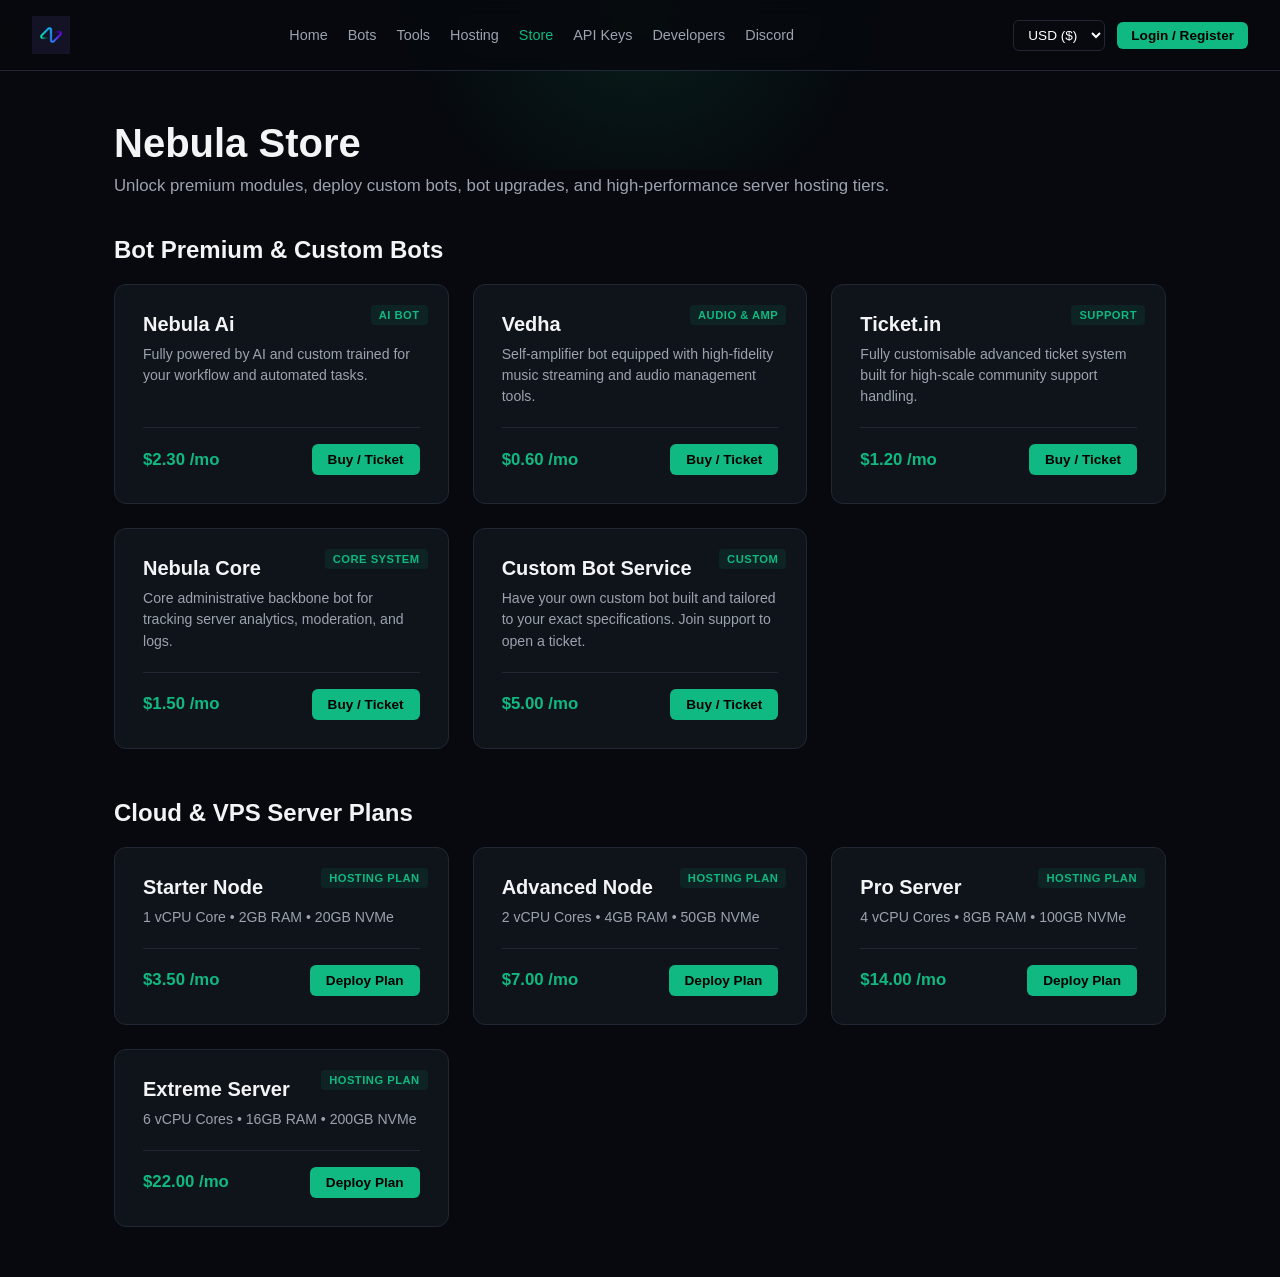
<file: store.html>
<!DOCTYPE html>
<html lang="en">
<head>
    <meta charset="UTF-8">
    <meta name="viewport" content="width=device-width, initial-scale=1.0">
    <title>Store — Nebula</title>
    <link rel="stylesheet" href="style.css">
</head>
<body>
    <div class="bg-glow"></div>
    <header class="navbar">
        <div class="nav-left">
            <a href="index.html" class="logo"><img src="nebula.png" alt="Nebula Logo"></a>
        </div>
        <nav class="nav-center">
            <a href="index.html" class="nav-tab">Home</a>
            <a href="bots.html" class="nav-tab">Bots</a>
            <a href="tools.html" class="nav-tab">Tools</a>
            <a href="hosting.html" class="nav-tab">Hosting</a>
            <a href="store.html" class="nav-tab active">Store</a>
            <a href="api-keys.html" class="nav-tab">API Keys</a>
            <a href="dev.html" class="nav-tab">Developers</a>
            <a href="discord.html" class="nav-tab">Discord</a>
        </nav>
        <div class="nav-right" style="display: flex; align-items: center; gap: 12px;">
            <select id="currency-selector" onchange="changeCurrency(this.value)" style="background: #07090e; color: white; border: 1px solid var(--border-color); padding: 6px 10px; border-radius: 6px; font-size: 0.85rem;">
                <option value="USD">USD ($)</option>
                <option value="INR">INR (₹)</option>
                <option value="EUR">EUR (€)</option>
                <option value="GBP">GBP (£)</option>
            </select>
            <div id="nav-auth-buttons"></div>
        </div>
    </header>

    <main style="max-width: 1100px; margin: 50px auto; padding: 0 24px;">
        <h1 style="font-size: 2.5rem; margin-bottom: 10px; font-weight: 800;">Nebula Store</h1>
        <p style="color: var(--text-muted); font-size: 1.05rem; margin-bottom: 40px;">Unlock premium modules, deploy custom bots, bot upgrades, and high-performance server hosting tiers.</p>

        <h2 style="font-size: 1.5rem; margin-bottom: 20px; font-weight: 700;">Bot Premium & Custom Bots</h2>
        <div id="store-bots-grid" style="display: grid; grid-template-columns: repeat(auto-fit, minmax(260px, 1fr)); gap: 24px; margin-bottom: 50px;"></div>

        <h2 style="font-size: 1.5rem; margin-bottom: 20px; font-weight: 700;">Cloud & VPS Server Plans</h2>
        <div id="store-hosting-grid" style="display: grid; grid-template-columns: repeat(auto-fit, minmax(260px, 1fr)); gap: 24px;"></div>
    </main>

    <script>
        let currentCurrency = localStorage.getItem('nebula_currency') || 'USD';
        const supportServerUrl = "https://discord.gg/MpE5es2j8E";

        let storeData = {
            site: {
                currencyRates: { "USD": 1, "INR": 83, "EUR": 0.92, "GBP": 0.78 },
                currencySymbols: { "USD": "$", "INR": "₹", "EUR": "€", "GBP": "£" }
            },
            bots: [
                { title: "Nebula Ai", badge: "AI BOT", description: "Fully powered by AI and custom trained for your workflow and automated tasks.", premiumPrice: 2.30 },
                { title: "Vedha", badge: "AUDIO & AMP", description: "Self-amplifier bot equipped with high-fidelity music streaming and audio management tools.", premiumPrice: 0.60 },
                { title: "Ticket.in", badge: "SUPPORT", description: "Fully customisable advanced ticket system built for high-scale community support handling.", premiumPrice: 1.20 },
                { title: "Nebula Core", badge: "CORE SYSTEM", description: "Core administrative backbone bot for tracking server analytics, moderation, and logs.", premiumPrice: 1.50 },
                { title: "Custom Bot Service", badge: "CUSTOM", description: "Have your own custom bot built and tailored to your exact specifications. Join support to open a ticket.", premiumPrice: 5.00 }
            ],
            hosting: [
                { title: "Starter Node", badge: "HOSTING PLAN", specs: "1 vCPU Core • 2GB RAM • 20GB NVMe", price: 3.50, purchaseUrl: "https://discord.gg/UKFHCvh8rn" },
                { title: "Advanced Node", badge: "HOSTING PLAN", specs: "2 vCPU Cores • 4GB RAM • 50GB NVMe", price: 7.00, purchaseUrl: "https://discord.gg/UKFHCvh8rn" },
                { title: "Pro Server", badge: "HOSTING PLAN", specs: "4 vCPU Cores • 8GB RAM • 100GB NVMe", price: 14.00, purchaseUrl: "https://discord.gg/UKFHCvh8rn" },
                { title: "Extreme Server", badge: "HOSTING PLAN", specs: "6 vCPU Cores • 16GB RAM • 200GB NVMe", price: 22.00, purchaseUrl: "https://discord.gg/UKFHCvh8rn" }
            ]
        };

        async function initStore() {
            try {
                const response = await fetch('data.json');
                if (response.ok) {
                    const data = await response.json();
                    if (data.site) storeData.site = data.site;
                    if (data.bots) storeData.bots = data.bots;
                    if (data.hosting) storeData.hosting = data.hosting;
                }
            } catch (err) {
                console.warn("Using fallback embedded data configuration.");
            }

            document.getElementById('currency-selector').value = currentCurrency;
            renderStore();
            
            const session = JSON.parse(localStorage.getItem('nebula_session'));
            const authContainer = document.getElementById('nav-auth-buttons');
            if (authContainer) {
                authContainer.innerHTML = session ? 
                    `<button onclick="localStorage.removeItem('nebula_session'); window.location.reload();" class="btn-outline" style="font-size:0.85rem; padding:6px 14px;">Logout</button>` :
                    `<a href="index.html" class="btn-green" style="font-size:0.85rem; padding:6px 14px; text-decoration:none;">Login / Register</a>`;
            }
        }

        function changeCurrency(val) {
            currentCurrency = val;
            localStorage.setItem('nebula_currency', val);
            renderStore();
        }

        function formatPrice(usdPrice) {
            const rate = storeData.site.currencyRates[currentCurrency] || 1;
            const symbol = storeData.site.currencySymbols[currentCurrency] || '$';
            return `${symbol}${(usdPrice * rate).toFixed(2)}`;
        }

        function renderStore() {
            const botGrid = document.getElementById('store-bots-grid');
            const hostingGrid = document.getElementById('store-hosting-grid');
            if (!botGrid || !hostingGrid) return;

            botGrid.innerHTML = '';
            hostingGrid.innerHTML = '';

            storeData.bots.forEach(bot => {
                botGrid.innerHTML += `
                    <div class="card" style="padding: 28px; display: flex; flex-direction: column; justify-content: space-between;">
                        <div>
                            <span class="card-badge">${bot.badge}</span>
                            <h3 style="font-size: 1.25rem; margin-bottom: 8px;">${bot.title}</h3>
                            <p style="color: var(--text-muted); font-size: 0.88rem; margin-bottom: 20px; line-height: 1.5;">${bot.description}</p>
                        </div>
                        <div style="display: flex; justify-content: space-between; align-items: center; border-top: 1px solid var(--border-color); padding-top: 16px;">
                            <span style="font-weight: 700; color: var(--accent-green); font-size: 1.05rem;">${formatPrice(bot.premiumPrice)} /mo</span>
                            <a href="${supportServerUrl}" target="_blank" rel="noopener noreferrer" class="btn-green" style="font-size: 0.85rem; padding: 8px 16px; text-decoration:none;">Buy / Ticket</a>
                        </div>
                    </div>
                `;
            });

            storeData.hosting.forEach(node => {
                const targetUrl = node.purchaseUrl || "https://discord.gg/UKFHCvh8rn";
                hostingGrid.innerHTML += `
                    <div class="card" style="padding: 28px; display: flex; flex-direction: column; justify-content: space-between;">
                        <div>
                            <span class="card-badge">${node.badge}</span>
                            <h3 style="font-size: 1.25rem; margin-bottom: 8px;">${node.title}</h3>
                            <p style="color: var(--text-muted); font-size: 0.88rem; margin-bottom: 20px; line-height: 1.5;">${node.specs}</p>
                        </div>
                        <div style="display: flex; justify-content: space-between; align-items: center; border-top: 1px solid var(--border-color); padding-top: 16px;">
                            <span style="font-weight: 700; color: var(--accent-green); font-size: 1.05rem;">${formatPrice(node.price)} /mo</span>
                            <a href="${targetUrl}" target="_blank" rel="noopener noreferrer" class="btn-green" style="font-size: 0.85rem; padding: 8px 16px; text-decoration:none;">Deploy Plan</a>
                        </div>
                    </div>
                `;
            });
        }

        initStore();
    </script>
</body>
</html>
</file>
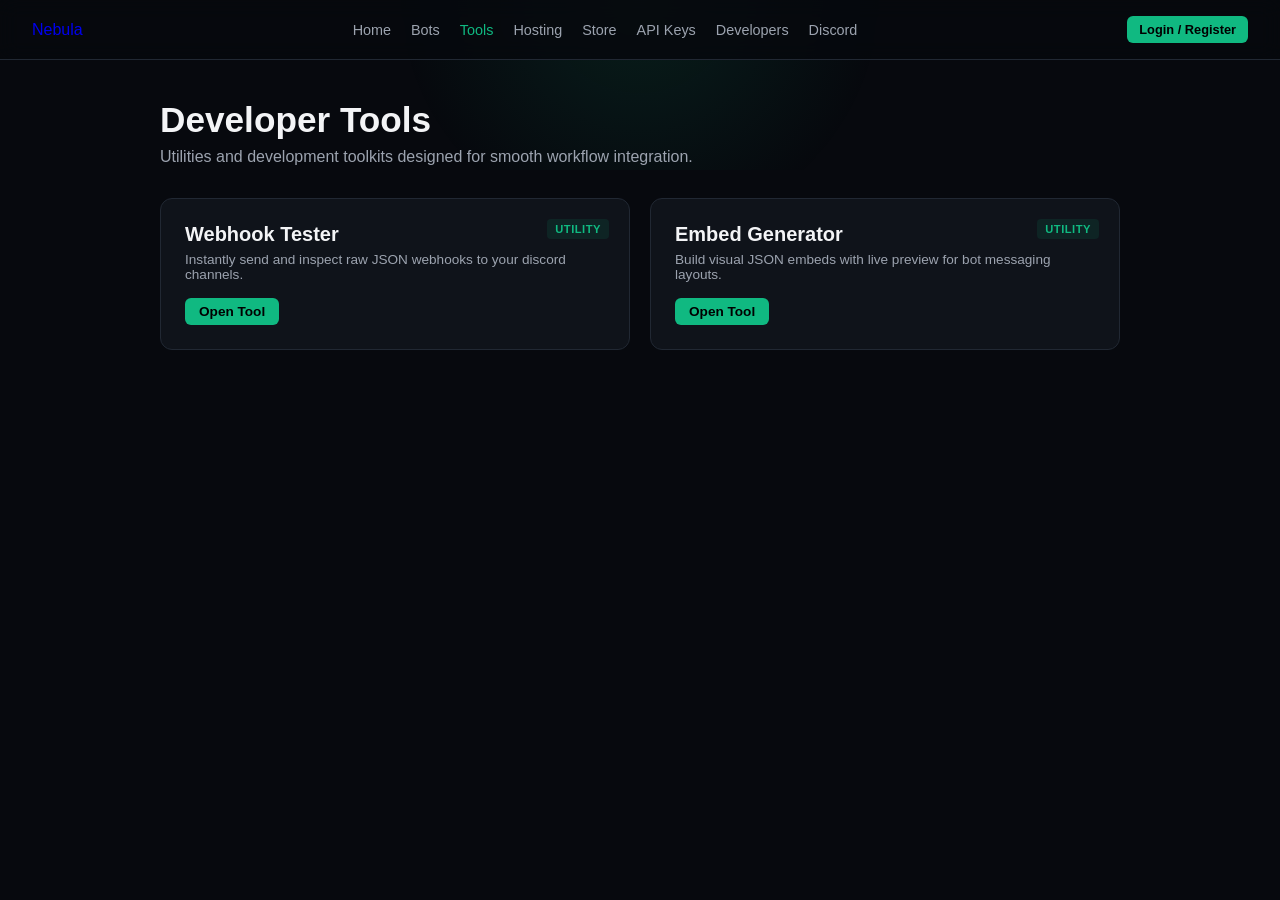
<file: tools.html>
<!DOCTYPE html>
<html lang="en">
<head>
    <meta charset="UTF-8">
    <meta name="viewport" content="width=device-width, initial-scale=1.0">
    <title>Tools — Nebula</title>
    <link rel="stylesheet" href="style.css">
</head>
<body>
    <div class="bg-glow"></div>
    <header class="navbar">
        <div class="nav-left"><a href="index.html" class="logo">Nebula</a></div>
        <nav class="nav-center">
            <a href="index.html" class="nav-tab">Home</a>
            <a href="bots.html" class="nav-tab">Bots</a>
            <a href="tools.html" class="nav-tab active">Tools</a>
            <a href="hosting.html" class="nav-tab">Hosting</a>
            <a href="store.html" class="nav-tab">Store</a>
            <a href="api-keys.html" class="nav-tab">API Keys</a>
            <a href="dev.html" class="nav-tab">Developers</a>
            <a href="discord.html" class="nav-tab">Discord</a>
        </nav>
        <div class="nav-right" id="nav-auth-buttons"></div>
    </header>

    <main style="max-width: 1000px; margin: 40px auto; padding: 0 20px;">
        <h1 style="font-size: 2.2rem; margin-bottom: 8px;">Developer Tools</h1>
        <p style="color: var(--text-muted); margin-bottom: 32px;">Utilities and development toolkits designed for smooth workflow integration.</p>

        <div style="display: grid; grid-template-columns: repeat(auto-fit, minmax(280px, 1fr)); gap: 20px;">
            <div class="card">
                <span class="card-badge">UTILITY</span>
                <h3 style="font-size: 1.25rem; margin-bottom: 6px;">Webhook Tester</h3>
                <p style="color: var(--text-muted); font-size: 0.85rem; margin-bottom: 16px;">Instantly send and inspect raw JSON webhooks to your discord channels.</p>
                <button onclick="alert('Webhook Tool Ready!')" class="btn-green" style="font-size: 0.85rem; padding: 6px 14px;">Open Tool</button>
            </div>
            <div class="card">
                <span class="card-badge">UTILITY</span>
                <h3 style="font-size: 1.25rem; margin-bottom: 6px;">Embed Generator</h3>
                <p style="color: var(--text-muted); font-size: 0.85rem; margin-bottom: 16px;">Build visual JSON embeds with live preview for bot messaging layouts.</p>
                <button onclick="alert('Embed Tool Ready!')" class="btn-green" style="font-size: 0.85rem; padding: 6px 14px;">Open Tool</button>
            </div>
        </div>
    </main>

    <script>
        const session = JSON.parse(localStorage.getItem('nebula_session'));
        document.getElementById('nav-auth-buttons').innerHTML = session ? 
            `<button onclick="localStorage.removeItem('nebula_session'); window.location.reload();" class="btn-outline" style="font-size:0.8rem; padding:6px 12px;">Logout</button>` :
            `<a href="index.html" class="btn-green" style="font-size:0.8rem; padding:6px 12px; text-decoration:none;">Login / Register</a>`;
    </script>
</body>
</html>
</file>
<file: style.css>
:root {
    --bg-color: #07090e;
    --card-bg: #0f131a;
    --border-color: #212833;
    --text-main: #f3f4f6;
    --text-muted: #9ca3af;
    --accent-green: #10b981;
    --accent-green-hover: #059669;
}

* { box-sizing: border-box; margin: 0; padding: 0; font-family: -apple-system, BlinkMacSystemFont, "Segoe UI", Roboto, sans-serif; }
body { background-color: var(--bg-color); color: var(--text-main); min-height: 100vh; overflow-x: hidden; }

.bg-glow {
    position: fixed; top: -20%; left: 50%; transform: translateX(-50%);
    width: 600px; height: 350px; background: radial-gradient(circle, rgba(16,185,129,0.12) 0%, rgba(7,9,14,0) 70%);
    z-index: -1; pointer-events: none;
}

.navbar {
    display: flex; justify-content: space-between; align-items: center;
    padding: 16px 32px; border-bottom: 1px solid var(--border-color);
    background: rgba(7, 9, 14, 0.85); backdrop-filter: blur(10px);
    position: sticky; top: 0; z-index: 100;
}
.logo { display: flex; align-items: center; text-decoration: none; }
.logo img { height: 38px; width: auto; object-fit: contain; }

.nav-center { display: flex; gap: 20px; align-items: center; }
.nav-tab { color: var(--text-muted); text-decoration: none; font-size: 0.9rem; transition: color 0.2s; }
.nav-tab:hover, .nav-tab.active { color: var(--accent-green); }

.card {
    background: var(--card-bg); border: 1px solid var(--border-color);
    border-radius: 12px; padding: 24px; position: relative; transition: border-color 0.2s;
}
.card:hover { border-color: rgba(16,185,129,0.4); }

.card-badge {
    position: absolute; top: 20px; right: 20px;
    background: rgba(16,185,129,0.1); color: var(--accent-green);
    font-size: 0.7rem; font-weight: 700; padding: 4px 8px; border-radius: 4px;
    text-transform: uppercase; letter-spacing: 0.5px;
}

.btn-green {
    background: var(--accent-green); color: #000; font-weight: 600;
    border: none; border-radius: 6px; padding: 8px 16px; cursor: pointer; transition: background 0.2s; text-decoration: none; display: inline-block; text-align: center;
}
.btn-green:hover { background: var(--accent-green-hover); color: #fff; }

.btn-outline {
    background: transparent; color: var(--text-main); font-weight: 600;
    border: 1px solid var(--border-color); border-radius: 6px; padding: 8px 16px; cursor: pointer; transition: border-color 0.2s; text-decoration: none; display: inline-block; text-align: center;
}
.btn-outline:hover { border-color: var(--accent-green); }
</file>
